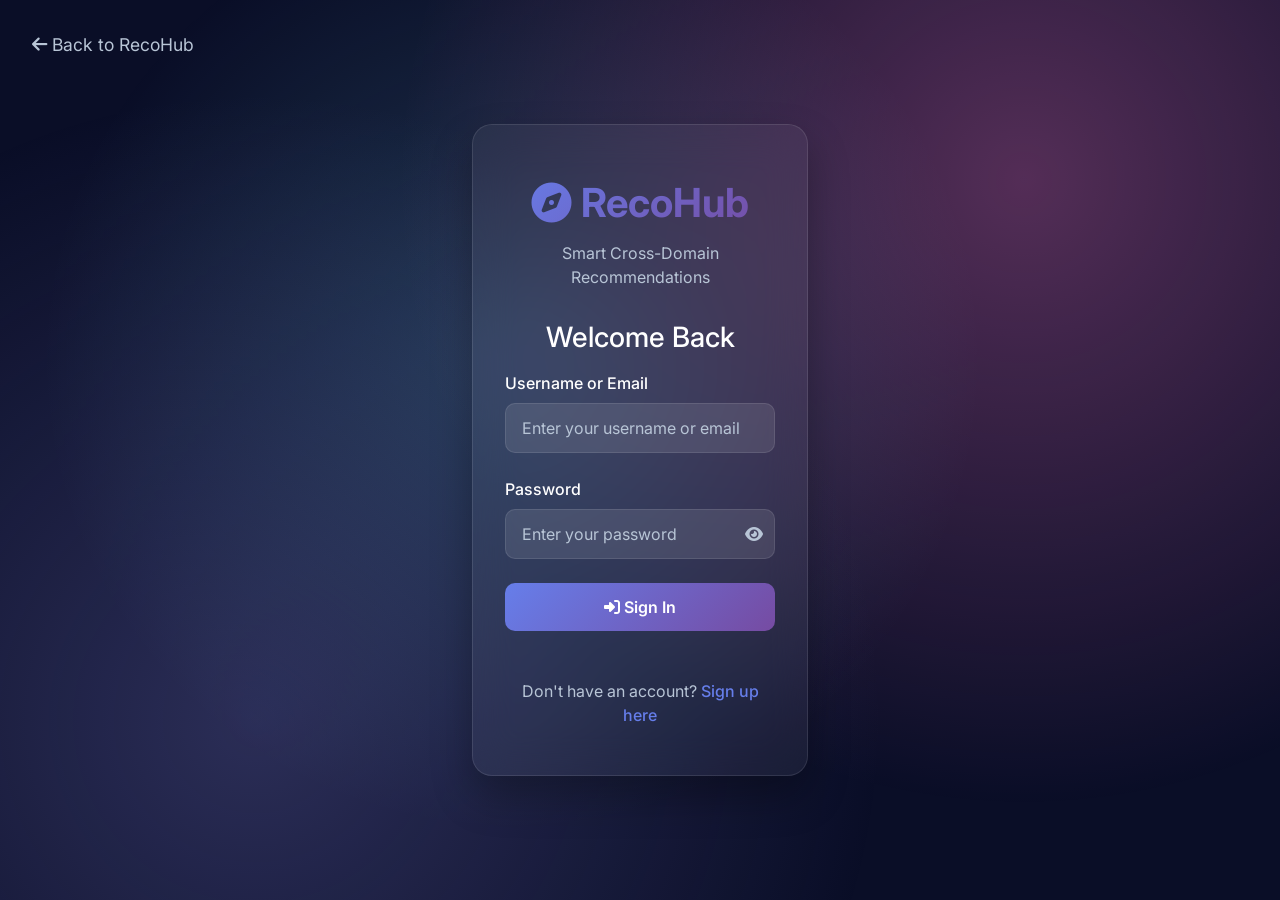
<file: templates/auth.html>
<!DOCTYPE html>
<html lang="en">
<head>
    <meta charset="UTF-8">
    <meta name="viewport" content="width=device-width, initial-scale=1.0">
    <title>RecoHub - Sign In</title>
    <link href="https://cdn.jsdelivr.net/npm/bootstrap@5.3.0/dist/css/bootstrap.min.css" rel="stylesheet">
    <link href="https://fonts.googleapis.com/css2?family=Inter:wght@300;400;500;600;700&display=swap" rel="stylesheet">
    <link href="https://cdnjs.cloudflare.com/ajax/libs/font-awesome/6.4.0/css/all.min.css" rel="stylesheet">
    
    <style>
        :root {
            --primary-gradient: linear-gradient(135deg, #667eea 0%, #764ba2 100%);
            --secondary-gradient: linear-gradient(135deg, #f093fb 0%, #f5576c 100%);
            --accent-gradient: linear-gradient(135deg, #4facfe 0%, #00f2fe 100%);
            --dark-bg: #0a0e27;
            --card-bg: rgba(255, 255, 255, 0.05);
            --text-primary: #ffffff;
            --text-secondary: #b8c5d6;
            --border-color: rgba(255, 255, 255, 0.1);
        }

        * {
            margin: 0;
            padding: 0;
            box-sizing: border-box;
        }

        body {
            font-family: 'Inter', sans-serif;
            background: var(--dark-bg);
            color: var(--text-primary);
            min-height: 100vh;
            display: flex;
            align-items: center;
            justify-content: center;
            position: relative;
        }

        /* Animated Background */
        body::before {
            content: '';
            position: fixed;
            top: 0;
            left: 0;
            width: 100%;
            height: 100%;
            background: 
                radial-gradient(circle at 20% 80%, rgba(120, 119, 198, 0.3) 0%, transparent 50%),
                radial-gradient(circle at 80% 20%, rgba(255, 119, 198, 0.3) 0%, transparent 50%),
                radial-gradient(circle at 40% 40%, rgba(120, 219, 255, 0.2) 0%, transparent 50%);
            z-index: -1;
            animation: backgroundShift 20s ease-in-out infinite;
        }

        @keyframes backgroundShift {
            0%, 100% { transform: scale(1) rotate(0deg); }
            50% { transform: scale(1.1) rotate(5deg); }
        }

        .auth-container {
            max-width: 400px;
            width: 100%;
            padding: 2rem;
        }

        .auth-card {
            background: var(--card-bg);
            border-radius: 20px;
            padding: 3rem 2rem;
            backdrop-filter: blur(20px);
            border: 1px solid var(--border-color);
            box-shadow: 0 20px 40px rgba(0, 0, 0, 0.3);
            text-align: center;
        }

        .auth-logo {
            font-size: 2.5rem;
            font-weight: 700;
            background: var(--primary-gradient);
            -webkit-background-clip: text;
            background-clip: text;
            -webkit-text-fill-color: transparent;
            margin-bottom: 0.5rem;
        }

        .auth-subtitle {
            color: var(--text-secondary);
            margin-bottom: 2rem;
        }

        .form-group {
            margin-bottom: 1.5rem;
            text-align: left;
        }

        .form-label {
            color: var(--text-primary);
            font-weight: 500;
            margin-bottom: 0.5rem;
            display: block;
        }

        .form-control {
            background: rgba(255, 255, 255, 0.1);
            border: 1px solid var(--border-color);
            border-radius: 10px;
            color: var(--text-primary);
            padding: 12px 16px;
            font-size: 1rem;
            transition: all 0.3s ease;
        }

        .form-control:focus {
            background: rgba(255, 255, 255, 0.15);
            border-color: #667eea;
            box-shadow: 0 0 0 0.2rem rgba(102, 126, 234, 0.25);
            color: var(--text-primary);
        }

        .form-control::placeholder {
            color: var(--text-secondary);
        }

        .btn-auth {
            background: var(--primary-gradient);
            border: none;
            border-radius: 10px;
            color: white;
            font-weight: 600;
            padding: 12px 24px;
            font-size: 1rem;
            width: 100%;
            transition: all 0.3s ease;
            margin-bottom: 1rem;
        }

        .btn-auth:hover {
            transform: translateY(-2px);
            box-shadow: 0 10px 20px rgba(102, 126, 234, 0.3);
            color: white;
        }

        .btn-secondary-auth {
            background: transparent;
            border: 1px solid var(--border-color);
            border-radius: 10px;
            color: var(--text-secondary);
            font-weight: 500;
            padding: 12px 24px;
            font-size: 1rem;
            width: 100%;
            transition: all 0.3s ease;
            text-decoration: none;
            display: inline-block;
        }

        .btn-secondary-auth:hover {
            background: rgba(255, 255, 255, 0.05);
            color: var(--text-primary);
            text-decoration: none;
        }

        .auth-switch {
            margin-top: 2rem;
            color: var(--text-secondary);
        }

        .auth-switch a {
            color: #667eea;
            text-decoration: none;
            font-weight: 500;
        }

        .auth-switch a:hover {
            text-decoration: underline;
        }

        .alert {
            border-radius: 10px;
            border: none;
            margin-bottom: 1rem;
        }

        .alert-danger {
            background: rgba(220, 53, 69, 0.2);
            color: #f8d7da;
            border: 1px solid rgba(220, 53, 69, 0.3);
        }

        .alert-success {
            background: rgba(25, 135, 84, 0.2);
            color: #d1e7dd;
            border: 1px solid rgba(25, 135, 84, 0.3);
        }

        .password-toggle {
            position: absolute;
            right: 12px;
            top: 50%;
            transform: translateY(-50%);
            background: none;
            border: none;
            color: var(--text-secondary);
            cursor: pointer;
            padding: 0;
        }

        .password-field {
            position: relative;
        }

        .loading-spinner {
            width: 20px;
            height: 20px;
            border: 2px solid rgba(255, 255, 255, 0.3);
            border-top: 2px solid white;
            border-radius: 50%;
            animation: spin 1s linear infinite;
            margin-right: 8px;
        }

        @keyframes spin {
            0% { transform: rotate(0deg); }
            100% { transform: rotate(360deg); }
        }

        .home-link {
            position: absolute;
            top: 2rem;
            left: 2rem;
            color: var(--text-secondary);
            text-decoration: none;
            font-size: 1.1rem;
            transition: color 0.3s ease;
        }

        .home-link:hover {
            color: var(--text-primary);
        }
    </style>
</head>
<body>
    <a href="/" class="home-link">
        <i class="fas fa-arrow-left"></i> Back to RecoHub
    </a>

    <div class="auth-container">
        <div class="auth-card">
            <div class="auth-logo">
                <i class="fas fa-compass"></i> RecoHub
            </div>
            <p class="auth-subtitle">Smart Cross-Domain Recommendations</p>

            <!-- Sign In Form -->
            <div id="signInForm">
                <h3 class="mb-3" style="color: var(--text-primary);">Welcome Back</h3>
                
                <div id="signInAlert"></div>
                
                <form id="signInFormElement">
                    <div class="form-group">
                        <label class="form-label">Username or Email</label>
                        <input type="text" class="form-control" id="signInUsername" 
                               placeholder="Enter your username or email" required>
                    </div>
                    
                    <div class="form-group">
                        <label class="form-label">Password</label>
                        <div class="password-field">
                            <input type="password" class="form-control" id="signInPassword" 
                                   placeholder="Enter your password" required>
                            <button type="button" class="password-toggle" onclick="togglePassword('signInPassword')">
                                <i class="fas fa-eye"></i>
                            </button>
                        </div>
                    </div>
                    
                    <button type="submit" class="btn btn-auth" id="signInBtn">
                        <i class="fas fa-sign-in-alt"></i> Sign In
                    </button>
                </form>
                
                <div class="auth-switch">
                    Don't have an account? 
                    <a href="#" onclick="showSignUp()">Sign up here</a>
                </div>
            </div>

            <!-- Sign Up Form -->
            <div id="signUpForm" style="display: none;">
                <h3 class="mb-3" style="color: var(--text-primary);">Create Account</h3>
                
                <div id="signUpAlert"></div>
                
                <form id="signUpFormElement">
                    <div class="form-group">
                        <label class="form-label">Username</label>
                        <input type="text" class="form-control" id="signUpUsername" 
                               placeholder="Choose a username" required minlength="3">
                    </div>
                    
                    <div class="form-group">
                        <label class="form-label">Email</label>
                        <input type="email" class="form-control" id="signUpEmail" 
                               placeholder="Enter your email" required>
                    </div>
                    
                    <div class="form-group">
                        <label class="form-label">Password</label>
                        <div class="password-field">
                            <input type="password" class="form-control" id="signUpPassword" 
                                   placeholder="Create a password" required minlength="6">
                            <button type="button" class="password-toggle" onclick="togglePassword('signUpPassword')">
                                <i class="fas fa-eye"></i>
                            </button>
                        </div>
                    </div>
                    
                    <div class="form-group">
                        <label class="form-label">Confirm Password</label>
                        <div class="password-field">
                            <input type="password" class="form-control" id="signUpConfirmPassword" 
                                   placeholder="Confirm your password" required>
                            <button type="button" class="password-toggle" onclick="togglePassword('signUpConfirmPassword')">
                                <i class="fas fa-eye"></i>
                            </button>
                        </div>
                    </div>
                    
                    <button type="submit" class="btn btn-auth" id="signUpBtn">
                        <i class="fas fa-user-plus"></i> Create Account
                    </button>
                </form>
                
                <div class="auth-switch">
                    Already have an account? 
                    <a href="#" onclick="showSignIn()">Sign in here</a>
                </div>
            </div>
        </div>
    </div>

    <script src="https://cdn.jsdelivr.net/npm/bootstrap@5.3.0/dist/js/bootstrap.bundle.min.js"></script>
    <script>
        // Toggle between sign in and sign up forms
        function showSignUp() {
            document.getElementById('signInForm').style.display = 'none';
            document.getElementById('signUpForm').style.display = 'block';
            clearAlerts();
        }

        function showSignIn() {
            document.getElementById('signUpForm').style.display = 'none';
            document.getElementById('signInForm').style.display = 'block';
            clearAlerts();
        }

        // Toggle password visibility
        function togglePassword(inputId) {
            const input = document.getElementById(inputId);
            const icon = input.nextElementSibling.querySelector('i');
            
            if (input.type === 'password') {
                input.type = 'text';
                icon.className = 'fas fa-eye-slash';
            } else {
                input.type = 'password';
                icon.className = 'fas fa-eye';
            }
        }

        // Show alert
        function showAlert(containerId, message, type = 'danger') {
            const container = document.getElementById(containerId);
            container.innerHTML = `
                <div class="alert alert-${type}">
                    <i class="fas fa-${type === 'danger' ? 'exclamation-circle' : 'check-circle'}"></i>
                    ${message}
                </div>
            `;
        }

        // Clear alerts
        function clearAlerts() {
            document.getElementById('signInAlert').innerHTML = '';
            document.getElementById('signUpAlert').innerHTML = '';
        }

        // Sign In Form Handler
        document.getElementById('signInFormElement').addEventListener('submit', async (e) => {
            e.preventDefault();
            
            const btn = document.getElementById('signInBtn');
            const originalText = btn.innerHTML;
            btn.innerHTML = '<div class="loading-spinner"></div>Signing In...';
            btn.disabled = true;
            
            try {
                const response = await fetch('/auth/login', {
                    method: 'POST',
                    headers: { 'Content-Type': 'application/json' },
                    body: JSON.stringify({
                        username: document.getElementById('signInUsername').value,
                        password: document.getElementById('signInPassword').value
                    })
                });
                
                const data = await response.json();
                
                if (data.success) {
                    // Store token
                    localStorage.setItem('recohub_token', data.token);
                    localStorage.setItem('recohub_user', JSON.stringify(data.user));
                    
                    showAlert('signInAlert', 'Sign in successful! Redirecting...', 'success');
                    setTimeout(() => {
                        window.location.href = '/';
                    }, 1000);
                } else {
                    showAlert('signInAlert', data.error || 'Sign in failed');
                }
            } catch (error) {
                showAlert('signInAlert', 'Network error. Please try again.');
            } finally {
                btn.innerHTML = originalText;
                btn.disabled = false;
            }
        });

        // Sign Up Form Handler
        document.getElementById('signUpFormElement').addEventListener('submit', async (e) => {
            e.preventDefault();
            
            const password = document.getElementById('signUpPassword').value;
            const confirmPassword = document.getElementById('signUpConfirmPassword').value;
            
            if (password !== confirmPassword) {
                showAlert('signUpAlert', 'Passwords do not match');
                return;
            }
            
            const btn = document.getElementById('signUpBtn');
            const originalText = btn.innerHTML;
            btn.innerHTML = '<div class="loading-spinner"></div>Creating Account...';
            btn.disabled = true;
            
            try {
                const response = await fetch('/auth/register', {
                    method: 'POST',
                    headers: { 'Content-Type': 'application/json' },
                    body: JSON.stringify({
                        username: document.getElementById('signUpUsername').value,
                        email: document.getElementById('signUpEmail').value,
                        password: password
                    })
                });
                
                const data = await response.json();
                
                if (data.success) {
                    // Store token
                    localStorage.setItem('recohub_token', data.token);
                    localStorage.setItem('recohub_user', JSON.stringify(data.user));
                    
                    showAlert('signUpAlert', 'Account created successfully! Redirecting...', 'success');
                    setTimeout(() => {
                        window.location.href = '/';
                    }, 1000);
                } else {
                    showAlert('signUpAlert', data.error || 'Registration failed');
                }
            } catch (error) {
                showAlert('signUpAlert', 'Network error. Please try again.');
            } finally {
                btn.innerHTML = originalText;
                btn.disabled = false;
            }
        });

        // Check if user is already logged in
        if (localStorage.getItem('recohub_token')) {
            window.location.href = '/';
        }
    </script>
</body>
</html>
</file>
